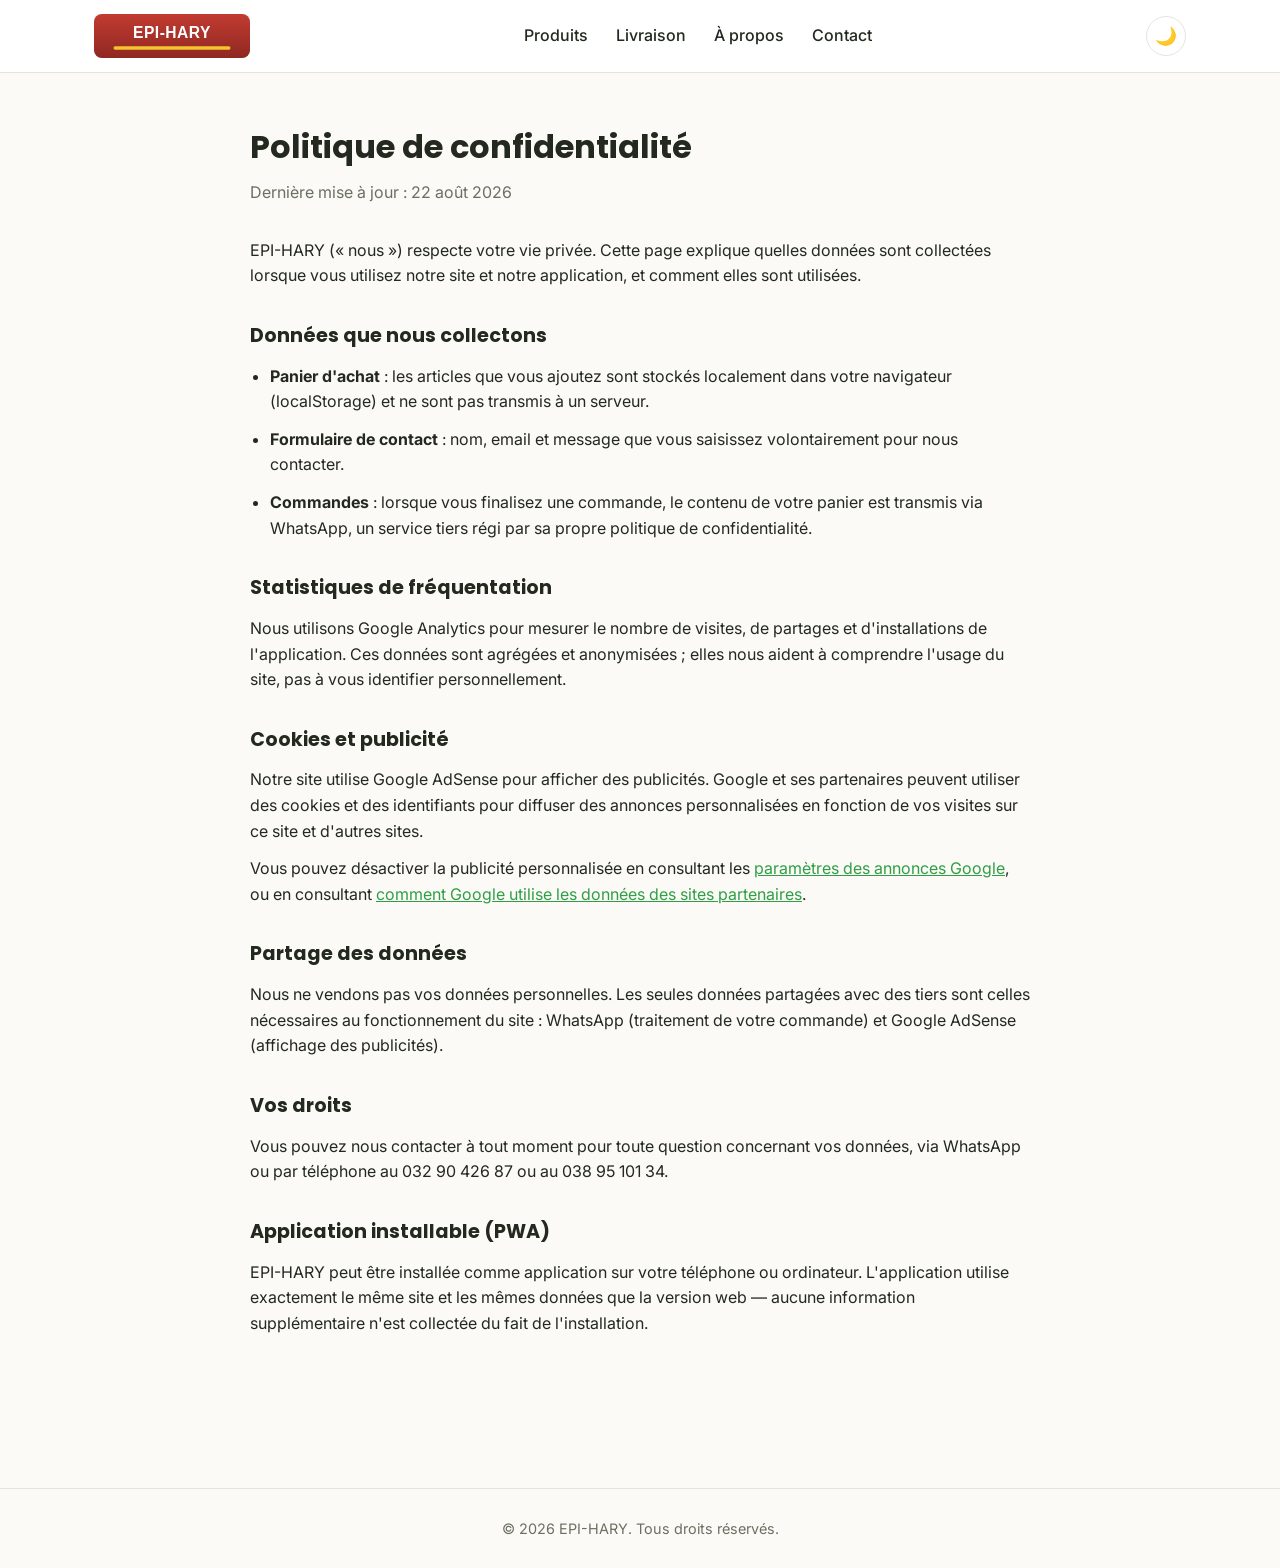
<file: privacy.html>
<!DOCTYPE html>
<html lang="fr">
<head>
<meta charset="UTF-8">
<meta name="viewport" content="width=device-width, initial-scale=1.0">
<title>Politique de confidentialité — EPI-HARY</title>
<meta name="description" content="Politique de confidentialité d'EPI-HARY : données collectées, cookies publicitaires, et vos droits.">
<!-- Google tag (gtag.js) -->
<script async src="https://www.googletagmanager.com/gtag/js?id=G-PNEV04QY7S"></script>
<script>
  window.dataLayer = window.dataLayer || [];
  function gtag(){dataLayer.push(arguments);}
  gtag('js', new Date());
  gtag('config', 'G-PNEV04QY7S');
</script>
<link rel="icon" type="image/svg+xml" href="images/logo-mark.svg">
<link rel="manifest" href="manifest.webmanifest">
<link rel="apple-touch-icon" href="images/apple-touch-icon.png">
<meta name="theme-color" content="#2f9e44">
<script>
  if (localStorage.getItem("epifrais_theme") === "dark") {
    document.documentElement.setAttribute("data-theme", "dark");
  }
</script>
<link rel="preconnect" href="https://fonts.googleapis.com">
<link rel="preconnect" href="https://fonts.gstatic.com" crossorigin>
<link href="https://fonts.googleapis.com/css2?family=Poppins:wght@600;700;800&family=Inter:wght@400;500;600&display=swap" rel="stylesheet">
<link rel="stylesheet" href="css/style.css">
<style>
  .legal-page { padding: 48px 0 80px; max-width: 780px; }
  .legal-page h1 { margin-bottom: 8px; }
  .legal-page .legal-updated { color: var(--text-muted); margin-bottom: 32px; }
  .legal-page h2 { margin: 32px 0 12px; font-size: 1.2rem; }
  .legal-page p, .legal-page li { color: var(--text); margin-bottom: 12px; }
  .legal-page ul { padding-left: 20px; margin-bottom: 12px; }
  .legal-page a { color: var(--green); text-decoration: underline; }
</style>
</head>
<body>

<header class="site-header">
  <div class="container header-inner">
    <a href="index.html" class="logo"><img src="images/logo.svg" alt="EPI-HARY" class="logo-img"></a>
    <nav class="main-nav">
      <a href="index.html#produits">Produits</a>
      <a href="index.html#livraison-paiement">Livraison</a>
      <a href="index.html#a-propos">À propos</a>
      <a href="index.html#contact">Contact</a>
    </nav>
    <div class="header-actions">
      <button class="theme-toggle" id="themeToggle" aria-label="Basculer le mode nuit">🌙</button>
    </div>
  </div>
</header>

<main class="container legal-page">
  <h1>Politique de confidentialité</h1>
  <p class="legal-updated">Dernière mise à jour : 22 août 2026</p>

  <p>EPI-HARY (« nous ») respecte votre vie privée. Cette page explique quelles données sont collectées lorsque vous utilisez notre site et notre application, et comment elles sont utilisées.</p>

  <h2>Données que nous collectons</h2>
  <ul>
    <li><strong>Panier d'achat</strong> : les articles que vous ajoutez sont stockés localement dans votre navigateur (localStorage) et ne sont pas transmis à un serveur.</li>
    <li><strong>Formulaire de contact</strong> : nom, email et message que vous saisissez volontairement pour nous contacter.</li>
    <li><strong>Commandes</strong> : lorsque vous finalisez une commande, le contenu de votre panier est transmis via WhatsApp, un service tiers régi par sa propre politique de confidentialité.</li>
  </ul>

  <h2>Statistiques de fréquentation</h2>
  <p>Nous utilisons Google Analytics pour mesurer le nombre de visites, de partages et d'installations de l'application. Ces données sont agrégées et anonymisées ; elles nous aident à comprendre l'usage du site, pas à vous identifier personnellement.</p>

  <h2>Cookies et publicité</h2>
  <p>Notre site utilise Google AdSense pour afficher des publicités. Google et ses partenaires peuvent utiliser des cookies et des identifiants pour diffuser des annonces personnalisées en fonction de vos visites sur ce site et d'autres sites.</p>
  <p>Vous pouvez désactiver la publicité personnalisée en consultant les <a href="https://adssettings.google.com/" target="_blank" rel="noopener">paramètres des annonces Google</a>, ou en consultant <a href="https://policies.google.com/technologies/partner-sites" target="_blank" rel="noopener">comment Google utilise les données des sites partenaires</a>.</p>

  <h2>Partage des données</h2>
  <p>Nous ne vendons pas vos données personnelles. Les seules données partagées avec des tiers sont celles nécessaires au fonctionnement du site : WhatsApp (traitement de votre commande) et Google AdSense (affichage des publicités).</p>

  <h2>Vos droits</h2>
  <p>Vous pouvez nous contacter à tout moment pour toute question concernant vos données, via WhatsApp ou par téléphone au 032 90 426 87 ou au 038 95 101 34.</p>

  <h2>Application installable (PWA)</h2>
  <p>EPI-HARY peut être installée comme application sur votre téléphone ou ordinateur. L'application utilise exactement le même site et les mêmes données que la version web — aucune information supplémentaire n'est collectée du fait de l'installation.</p>
</main>

<footer class="site-footer">
  <div class="container">
    <p>© 2026 EPI-HARY. Tous droits réservés.</p>
  </div>
</footer>

<script>
  const themeToggle = document.getElementById("themeToggle");
  if (themeToggle) {
    themeToggle.addEventListener("click", () => {
      const isDark = document.documentElement.getAttribute("data-theme") === "dark";
      if (isDark) {
        document.documentElement.removeAttribute("data-theme");
        localStorage.setItem("epifrais_theme", "light");
      } else {
        document.documentElement.setAttribute("data-theme", "dark");
        localStorage.setItem("epifrais_theme", "dark");
      }
    });
  }
</script>
<script src="js/pwa.js"></script>
</body>
</html>
</file>
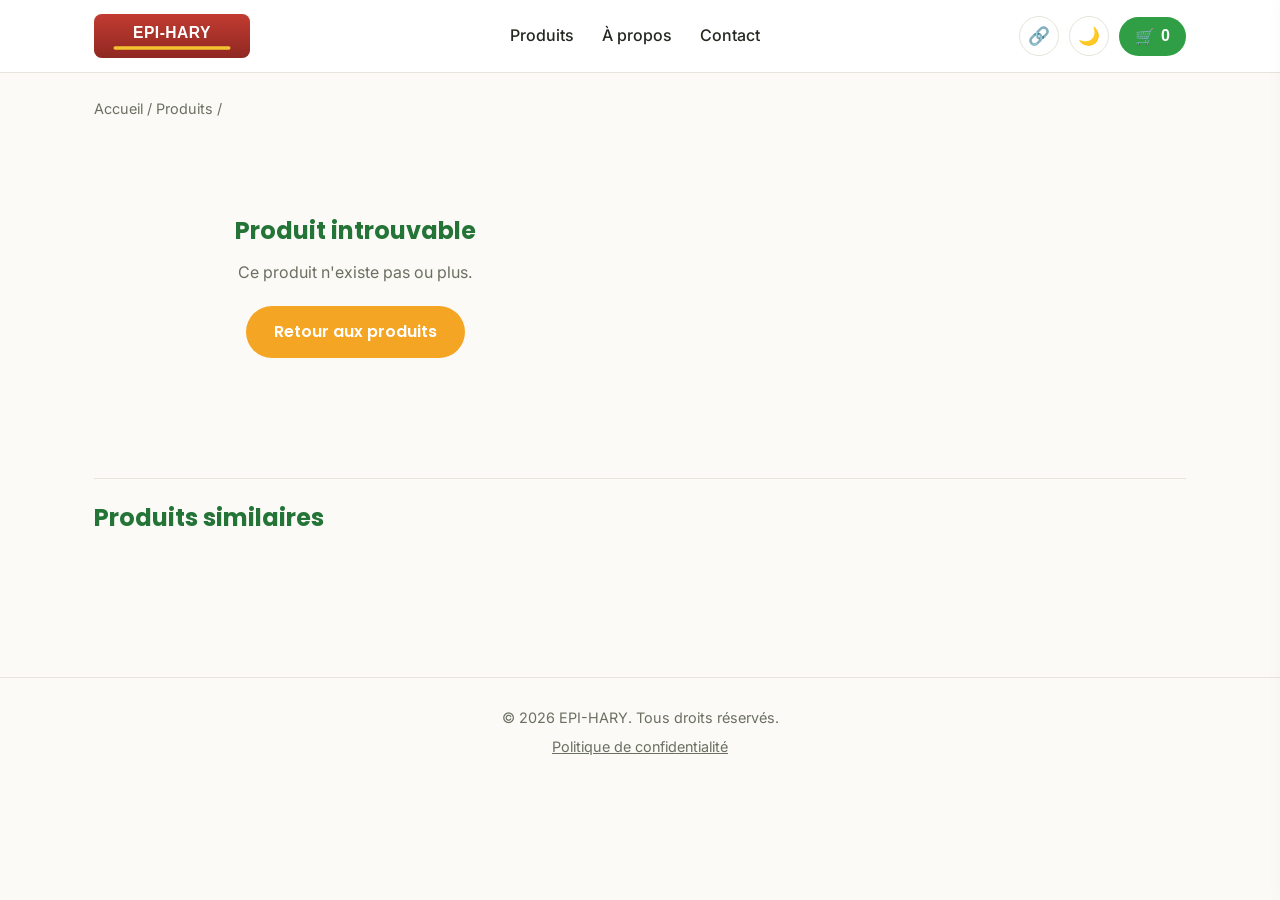
<file: product.html>
<!DOCTYPE html>
<html lang="fr">
<head>
<meta charset="UTF-8">
<meta name="viewport" content="width=device-width, initial-scale=1.0">
<title id="pageTitle">Produit — EPI-HARY</title>
<meta name="description" content="Découvrez ce produit EPI-HARY : fraîcheur, prix en Ariary, commande simple via WhatsApp.">
<!-- Google tag (gtag.js) -->
<script async src="https://www.googletagmanager.com/gtag/js?id=G-PNEV04QY7S"></script>
<script>
  window.dataLayer = window.dataLayer || [];
  function gtag(){dataLayer.push(arguments);}
  gtag('js', new Date());
  gtag('config', 'G-PNEV04QY7S');
</script>
<script async src="https://pagead2.googlesyndication.com/pagead/js/adsbygoogle.js?client=ca-pub-5409677638009070"
     crossorigin="anonymous"></script>
<link rel="icon" type="image/svg+xml" href="images/logo-mark.svg">
<link rel="manifest" href="manifest.webmanifest">
<link rel="apple-touch-icon" href="images/apple-touch-icon.png">
<meta name="theme-color" content="#2f9e44">
<meta name="mobile-web-app-capable" content="yes">
<meta name="apple-mobile-web-app-capable" content="yes">
<meta name="apple-mobile-web-app-title" content="EPI-HARY">
<script>
  if (localStorage.getItem("epifrais_theme") === "dark") {
    document.documentElement.setAttribute("data-theme", "dark");
  }
</script>

<!-- Aperçu de lien (WhatsApp, Facebook, etc.) -->
<meta property="og:type" content="website">
<meta property="og:site_name" content="EPI-HARY">
<meta property="og:title" content="EPI-HARY — Épicerie en ligne">
<meta property="og:description" content="Produits frais, commande simple via WhatsApp, livraison le jour même à Mahajanga.">
<meta property="og:url" content="https://francissrajaonarivo-pixel.github.io/epi-hary/product.html">
<meta property="og:image" content="https://francissrajaonarivo-pixel.github.io/epi-hary/images/og-banner.svg">
<meta name="twitter:card" content="summary_large_image">

<link rel="preconnect" href="https://fonts.googleapis.com">
<link rel="preconnect" href="https://fonts.gstatic.com" crossorigin>
<link href="https://fonts.googleapis.com/css2?family=Poppins:wght@600;700;800&family=Inter:wght@400;500;600&display=swap" rel="stylesheet">
<link rel="stylesheet" href="css/style.css">
</head>
<body>

<header class="site-header">
  <div class="container header-inner">
    <a href="index.html" class="logo"><img src="images/logo.svg" alt="EPI-HARY" class="logo-img"></a>
    <nav class="main-nav">
      <a href="index.html#produits">Produits</a>
      <a href="index.html#a-propos">À propos</a>
      <a href="index.html#contact">Contact</a>
    </nav>
    <div class="header-actions">
      <button class="install-btn" id="installBtn" hidden>📲 Installer l'app</button>
      <button class="share-btn" id="shareBtn" aria-label="Partager EPI-HARY">🔗</button>
      <button class="theme-toggle" id="themeToggle" aria-label="Basculer le mode nuit">🌙</button>
      <button class="cart-btn" id="cartBtn">
        🛒 <span id="cartCount">0</span>
      </button>
    </div>
  </div>
</header>

<main class="container">

  <nav class="breadcrumb" id="breadcrumb">
    <a href="index.html">Accueil</a> / <a href="index.html#produits">Produits</a> / <span id="breadcrumbName"></span>
  </nav>

  <section class="product-detail" id="productDetail">
    <!-- Généré par JavaScript -->
  </section>

  <section class="related-section">
    <h2>Produits similaires</h2>
    <div class="products-grid" id="relatedGrid">
      <!-- Généré par JavaScript -->
    </div>
  </section>

</main>

<footer class="site-footer">
  <div class="container footer-inner">
    <p>© 2026 EPI-HARY. Tous droits réservés.</p>
    <a href="privacy.html">Politique de confidentialité</a>
  </div>
</footer>

<!-- Panier (drawer) -->
<div class="cart-overlay" id="cartOverlay"></div>
<aside class="cart-drawer" id="cartDrawer">
  <div class="cart-drawer-header">
    <h3>Votre panier</h3>
    <button class="close-btn" id="closeCart">✕</button>
  </div>
  <div class="cart-items" id="cartItems">
    <p class="cart-empty">Votre panier est vide.</p>
  </div>
  <div class="cart-footer">
    <div class="cart-total">
      <span>Total</span>
      <span id="cartTotal">0 Ar</span>
    </div>
    <button class="btn btn-primary btn-full" id="checkoutBtn">Commander</button>
  </div>
</aside>

<!-- Confirmation de commande -->
<div class="modal-overlay" id="modalOverlay">
  <div class="modal">
    <h3>Commande envoyée ! 🎉</h3>
    <div id="modalBody"><p>Merci pour votre commande.</p></div>
    <button class="btn btn-primary" id="closeModal">Fermer</button>
  </div>
</div>

<!-- Partage -->
<div class="modal-overlay" id="shareModalOverlay">
  <div class="modal share-modal">
    <h3>Partager EPI-HARY</h3>
    <p>Copiez le lien ou envoyez-le directement :</p>
    <div class="share-link-row">
      <input type="text" id="shareLinkInput" readonly value="https://francissrajaonarivo-pixel.github.io/epi-hary/">
      <button class="btn btn-primary" id="copyLinkBtn">Copier</button>
    </div>
    <div class="share-options">
      <a class="share-option" id="shareWhatsapp" target="_blank" rel="noopener">
        <span class="share-option-icon">💬</span> WhatsApp
      </a>
      <a class="share-option" id="shareFacebook" target="_blank" rel="noopener">
        <span class="share-option-icon">📘</span> Facebook
      </a>
      <button class="share-option" id="shareMoreBtn" type="button" hidden>
        <span class="share-option-icon">📤</span> Plus d'options
      </button>
    </div>
    <p class="share-note">Bluetooth et Xender ne peuvent pas être lancés directement depuis un site web : sur téléphone, ouvrez « Plus d'options » puis choisissez Bluetooth ou Xender dans la liste de votre appareil.</p>
    <button class="btn" id="closeShareModal">Fermer</button>
  </div>
</div>

<script src="js/store.js"></script>
<script src="js/product.js"></script>
<script src="js/pwa.js"></script>
<script src="js/share.js"></script>
</body>
</html>
</file>
<file: css/style.css>
:root {
  --green: #2f9e44;
  --green-dark: #237436;
  --orange: #f5a524;
  --bg: #fbfaf7;
  --card-bg: #ffffff;
  --text: #23291f;
  --text-muted: #6b7061;
  --border: #e7e4dc;
  --soft-bg: #f3f7ef;
  --soft-hover: #eaf6ec;
  --radius: 14px;
  --shadow: 0 4px 16px rgba(30, 30, 20, 0.06);
}

:root[data-theme="dark"] {
  --green: #3fae53;
  --green-dark: #6fd684;
  --orange: #ffb84d;
  --bg: #14170f;
  --card-bg: #1e2318;
  --text: #eef1e9;
  --text-muted: #9aa38d;
  --border: #2e3527;
  --soft-bg: #232a1c;
  --soft-hover: #2a3322;
  --shadow: 0 4px 16px rgba(0, 0, 0, 0.45);
}

* { box-sizing: border-box; margin: 0; padding: 0; }

body {
  font-family: "Inter", "Segoe UI", system-ui, -apple-system, sans-serif;
  background: var(--bg);
  color: var(--text);
  line-height: 1.6;
  transition: background-color 0.2s ease, color 0.2s ease;
}

h1, h2, h3, .logo, .btn {
  font-family: "Poppins", "Segoe UI", system-ui, -apple-system, sans-serif;
}

.container {
  max-width: 1140px;
  margin: 0 auto;
  padding: 0 24px;
}

a { text-decoration: none; color: inherit; }

/* Header */
.site-header {
  position: sticky;
  top: 0;
  z-index: 40;
  background: var(--card-bg);
  border-bottom: 1px solid var(--border);
}

.header-inner {
  display: flex;
  align-items: center;
  justify-content: space-between;
  height: 72px;
}

.logo {
  display: flex;
  align-items: center;
}

.logo-img {
  height: 44px;
  display: block;
}

.main-nav {
  display: flex;
  gap: 28px;
}

.main-nav a {
  font-weight: 500;
  color: var(--text);
  transition: color 0.15s;
}

.main-nav a:hover { color: var(--green); }

.cart-btn {
  display: flex;
  align-items: center;
  gap: 6px;
  background: var(--green);
  color: white;
  border: none;
  padding: 10px 16px;
  border-radius: 999px;
  font-size: 1rem;
  font-weight: 600;
  cursor: pointer;
  transition: background 0.15s;
}

.cart-btn:hover { background: var(--green-dark); }

.header-actions {
  display: flex;
  align-items: center;
  gap: 10px;
}

.theme-toggle {
  width: 40px;
  height: 40px;
  border-radius: 50%;
  border: 1px solid var(--border);
  background: var(--card-bg);
  color: var(--text);
  font-size: 1.1rem;
  cursor: pointer;
  display: flex;
  align-items: center;
  justify-content: center;
  transition: background 0.15s;
}

.theme-toggle:hover { background: var(--soft-bg); }

.share-btn {
  width: 40px;
  height: 40px;
  border-radius: 50%;
  border: 1px solid var(--border);
  background: var(--card-bg);
  color: var(--text);
  font-size: 1.1rem;
  cursor: pointer;
  display: flex;
  align-items: center;
  justify-content: center;
  transition: background 0.15s;
}

.share-btn:hover { background: var(--soft-bg); }

.install-btn {
  display: flex;
  align-items: center;
  gap: 6px;
  background: transparent;
  color: var(--green);
  border: 1px solid var(--green);
  padding: 9px 14px;
  border-radius: 999px;
  font-size: 0.9rem;
  font-weight: 600;
  cursor: pointer;
  transition: background 0.15s, color 0.15s;
}

.install-btn:hover { background: var(--soft-bg); }

.install-btn[hidden] { display: none; }

@media (max-width: 640px) {
  .install-btn span,
  .install-btn { font-size: 0.85rem; padding: 8px 10px; }
}

/* Hero */
.hero {
  position: relative;
  overflow: hidden;
  background-color: #14150f;
  min-height: 640px;
  display: flex;
  align-items: center;
  justify-content: center;
  padding: 40px 0;
  text-align: center;
}

/* Fond flouté agrandi : comble les bandes vides sur les côtés */
.hero::before {
  content: "";
  position: absolute;
  inset: 0;
  background-image: url("../images/hero-boutique.jpg");
  background-position: center;
  background-size: cover;
  filter: blur(22px) brightness(0.8);
  transform: scale(1.2);
  z-index: 0;
}

/* Photo nette, entière, jamais rognée */
.hero::after {
  content: "";
  position: absolute;
  inset: 0;
  background-image:
    linear-gradient(180deg, rgba(20, 20, 15, 0.15) 0%, rgba(20, 20, 15, 0.78) 100%),
    url("../images/hero-boutique.jpg");
  background-repeat: no-repeat;
  background-position: center;
  background-size: contain;
  z-index: 1;
}

.hero-inner {
  position: relative;
  z-index: 2;
}

@media (max-width: 640px) {
  .hero { min-height: 440px; }
}

.hero-badge {
  display: inline-block;
  background: var(--card-bg);
  border: 1px solid var(--border);
  color: var(--green-dark);
  font-weight: 600;
  font-size: 0.85rem;
  padding: 7px 16px;
  border-radius: 999px;
  margin-bottom: 20px;
  box-shadow: var(--shadow);
}

.hero h1 {
  font-size: 2.6rem;
  max-width: 700px;
  margin: 0 auto 16px;
  color: #ffffff;
  letter-spacing: -0.01em;
  text-shadow: 0 2px 10px rgba(0, 0, 0, 0.5);
}

.hero p {
  max-width: 560px;
  margin: 0 auto 28px;
  color: rgba(255, 255, 255, 0.92);
  font-size: 1.05rem;
  text-shadow: 0 1px 6px rgba(0, 0, 0, 0.45);
}

.btn {
  display: inline-block;
  padding: 13px 28px;
  border-radius: 999px;
  font-weight: 600;
  font-size: 1rem;
  border: none;
  cursor: pointer;
  transition: transform 0.1s, background 0.15s;
}

.btn:active { transform: scale(0.97); }

.btn-primary {
  background: var(--orange);
  color: white;
}

.btn-primary:hover { background: #e0940f; }

.btn-full { width: 100%; }

/* Bandeau offre de lancement */
.promo-banner {
  background: var(--orange);
  color: white;
  text-align: center;
  font-weight: 600;
  font-size: 0.95rem;
  padding: 12px 20px;
}

/* Trust / réassurance */
.trust-section {
  display: grid;
  grid-template-columns: repeat(auto-fit, minmax(190px, 1fr));
  gap: 20px;
  padding: 48px 0 8px;
}

.trust-item {
  text-align: center;
  padding: 24px 16px;
  background: var(--card-bg);
  border: 1px solid var(--border);
  border-radius: var(--radius);
}

.trust-icon {
  font-size: 1.8rem;
  display: inline-block;
  margin-bottom: 10px;
}

.trust-item h3 {
  font-size: 1rem;
  margin-bottom: 6px;
}

.trust-item p {
  font-size: 0.85rem;
  color: var(--text-muted);
}

@media (max-width: 780px) {
  .trust-section { grid-template-columns: repeat(2, 1fr); }
}

@media (max-width: 480px) {
  .trust-section { grid-template-columns: 1fr; }
}

/* Products */
.products-section {
  padding: 64px 0 40px;
}

.products-empty {
  grid-column: 1 / -1;
  text-align: center;
  padding: 60px 20px;
  background: var(--card-bg);
  border: 1px dashed var(--border);
  border-radius: var(--radius);
}

.products-empty-icon {
  font-size: 2.6rem;
  margin-bottom: 14px;
}

.products-empty h3 {
  color: var(--green-dark);
  margin-bottom: 8px;
}

.products-empty p {
  color: var(--text-muted);
  max-width: 420px;
  margin: 0 auto;
}

.products-section h2,
.about-section h2,
.contact-section h2 {
  font-size: 1.8rem;
  margin-bottom: 24px;
  color: var(--green-dark);
}

.category-filters {
  display: flex;
  flex-wrap: wrap;
  gap: 10px;
  margin-bottom: 32px;
}

.filter-btn {
  padding: 8px 18px;
  border-radius: 999px;
  border: 1px solid var(--border);
  background: var(--card-bg);
  color: var(--text-muted);
  font-weight: 500;
  cursor: pointer;
  transition: all 0.15s;
}

.filter-btn:hover { border-color: var(--green); color: var(--green-dark); }

.filter-btn.active {
  background: var(--green);
  border-color: var(--green);
  color: white;
}

.products-grid {
  display: grid;
  grid-template-columns: repeat(auto-fill, minmax(230px, 1fr));
  gap: 20px;
}

.product-card {
  background: var(--card-bg);
  border: 1px solid var(--border);
  border-radius: var(--radius);
  padding: 20px;
  box-shadow: var(--shadow);
  display: flex;
  flex-direction: column;
  gap: 10px;
  transition: transform 0.15s;
}

.product-card:hover { transform: translateY(-3px); }

.product-link {
  display: flex;
  flex-direction: column;
  gap: 10px;
  color: inherit;
}

.product-emoji {
  font-size: 2.6rem;
  text-align: center;
  background: var(--soft-bg);
  border-radius: 10px;
  padding: 18px 0;
}

.product-name {
  font-weight: 600;
  font-size: 1.05rem;
}

.product-desc {
  color: var(--text-muted);
  font-size: 0.88rem;
  flex-grow: 1;
}

.product-footer {
  display: flex;
  align-items: center;
  justify-content: space-between;
  margin-top: 6px;
}

.product-price {
  font-weight: 700;
  color: var(--green-dark);
  font-size: 1.05rem;
}

.add-btn {
  background: var(--green);
  color: white;
  border: none;
  border-radius: 8px;
  padding: 8px 14px;
  font-weight: 600;
  cursor: pointer;
  transition: background 0.15s;
}

.add-btn:hover { background: var(--green-dark); }

/* About / Contact */
.about-section, .contact-section {
  padding: 40px 0;
}

.about-section p {
  color: var(--text-muted);
  max-width: 720px;
}

.delivery-payment-section {
  padding: 40px 0;
}

.dp-grid {
  display: grid;
  grid-template-columns: 1fr 1fr;
  gap: 20px;
}

.dp-card {
  background: var(--card-bg);
  border: 1px solid var(--border);
  border-radius: var(--radius);
  padding: 24px;
  box-shadow: var(--shadow);
}

.dp-card h3 {
  margin-bottom: 12px;
  font-size: 1.05rem;
}

.dp-highlight {
  font-weight: 700;
  color: var(--green-dark);
  margin-bottom: 6px;
}

.dp-card p {
  color: var(--text-muted);
  font-size: 0.92rem;
}

.payment-list {
  list-style: none;
  margin: 4px 0 12px;
  display: flex;
  flex-direction: column;
  gap: 8px;
}

.payment-list li {
  font-size: 0.92rem;
  color: var(--text);
  background: var(--soft-bg);
  border-radius: 8px;
  padding: 8px 12px;
}

@media (max-width: 640px) {
  .dp-grid { grid-template-columns: 1fr; }
}

.contact-layout {
  display: grid;
  grid-template-columns: 1fr 1fr;
  gap: 32px;
  align-items: start;
}

.contact-phone {
  font-weight: 600;
  font-size: 1.05rem;
  margin-bottom: 10px;
}

.contact-phone a {
  color: var(--green-dark);
}

.contact-phone a:hover {
  text-decoration: underline;
}

.contact-form {
  display: flex;
  flex-direction: column;
  gap: 14px;
  max-width: 480px;
  margin-top: 18px;
}

.contact-map {
  position: relative;
  border-radius: var(--radius);
  overflow: hidden;
  box-shadow: var(--shadow);
  border: 1px solid var(--border);
  perspective: 1200px;
}

.map-zoom-control {
  position: absolute;
  top: 12px;
  right: 12px;
  z-index: 5;
  display: flex;
  flex-direction: column;
  border-radius: 8px;
  overflow: hidden;
  box-shadow: 0 2px 8px rgba(0, 0, 0, 0.25);
}

.map-zoom-control button {
  width: 34px;
  height: 34px;
  border: none;
  background: var(--card-bg);
  color: var(--green-dark);
  font-size: 1.2rem;
  font-weight: 700;
  cursor: pointer;
  border-bottom: 1px solid var(--border);
}

.map-zoom-control button:last-child {
  border-bottom: none;
}

.map-zoom-control button:hover {
  background: var(--soft-hover);
}

.contact-map.is-tilted .map-zoom-control {
  display: none;
}

.wide-marker {
  position: absolute;
  left: 47.7%;
  top: 27.6%;
  transform: translate(-50%, -100%);
  z-index: 4;
  display: flex;
  flex-direction: column;
  align-items: center;
  font-size: 1.7rem;
  filter: drop-shadow(0 2px 3px rgba(0, 0, 0, 0.45));
  pointer-events: none;
  transition: opacity 0.4s ease;
}

.wide-marker span {
  margin-top: -4px;
  font-size: 0.72rem;
  font-weight: 700;
  color: white;
  background: rgba(35, 116, 54, 0.9);
  padding: 2px 7px;
  border-radius: 999px;
  white-space: nowrap;
}

.contact-map.is-tilted .wide-marker {
  display: none;
}

.contact-map iframe {
  display: block;
  transition: opacity 0.5s ease-in-out, transform 0.7s ease;
  transform-origin: center 75%;
}

.contact-map iframe.tilt-3d {
  transform: rotateX(50deg) scale(1.25);
  box-shadow: 0 30px 40px -20px rgba(0, 0, 0, 0.4);
  pointer-events: none;
}

.map-actions {
  display: grid;
  grid-template-columns: repeat(3, 1fr);
  gap: 10px;
  margin-top: 12px;
}

.map-actions .map-directions-link {
  margin-top: 0;
  width: 100%;
  font-family: inherit;
  cursor: pointer;
}

.map-actions .map-directions-link.active {
  background: var(--green);
  border-color: var(--green);
  color: white;
}

@media (max-width: 640px) {
  .map-actions { grid-template-columns: 1fr; }
}

.map-directions-link {
  display: flex;
  align-items: center;
  justify-content: center;
  gap: 6px;
  margin-top: 12px;
  padding: 12px;
  background: var(--card-bg);
  border: 1px solid var(--border);
  border-radius: 10px;
  color: var(--green-dark);
  font-weight: 600;
  font-size: 0.92rem;
  transition: background 0.15s, border-color 0.15s;
}

.map-directions-link:hover {
  background: var(--soft-hover);
  border-color: var(--green);
}

@media (max-width: 780px) {
  .contact-layout {
    grid-template-columns: 1fr;
  }
}

.contact-form input,
.contact-form textarea {
  padding: 12px 14px;
  border-radius: 10px;
  border: 1px solid var(--border);
  font-family: inherit;
  font-size: 0.95rem;
  resize: vertical;
}

.contact-form input:focus,
.contact-form textarea:focus {
  outline: none;
  border-color: var(--green);
}

/* Footer */
.site-footer {
  margin-top: 60px;
  padding: 28px 0;
  text-align: center;
  color: var(--text-muted);
  border-top: 1px solid var(--border);
  font-size: 0.9rem;
}

.footer-inner {
  display: flex;
  flex-direction: column;
  align-items: center;
  gap: 6px;
}

.footer-inner a {
  color: var(--text-muted);
  text-decoration: underline;
}

.footer-inner a:hover { color: var(--green); }

/* Cart drawer */
.cart-overlay {
  position: fixed;
  inset: 0;
  background: rgba(20, 20, 15, 0.4);
  opacity: 0;
  pointer-events: none;
  transition: opacity 0.2s;
  z-index: 50;
}

.cart-overlay.open {
  opacity: 1;
  pointer-events: auto;
}

.cart-drawer {
  position: fixed;
  top: 0;
  right: -400px;
  width: 380px;
  max-width: 90vw;
  height: 100%;
  background: var(--card-bg);
  box-shadow: -8px 0 24px rgba(0,0,0,0.1);
  z-index: 60;
  display: flex;
  flex-direction: column;
  transition: right 0.25s ease;
}

.cart-drawer.open { right: 0; }

.cart-drawer-header {
  display: flex;
  align-items: center;
  justify-content: space-between;
  padding: 20px;
  border-bottom: 1px solid var(--border);
}

.close-btn {
  background: none;
  border: none;
  font-size: 1.2rem;
  cursor: pointer;
  color: var(--text-muted);
}

.cart-items {
  flex-grow: 1;
  overflow-y: auto;
  padding: 16px 20px;
  display: flex;
  flex-direction: column;
  gap: 14px;
}

.cart-empty {
  color: var(--text-muted);
  text-align: center;
  margin-top: 40px;
}

.cart-item {
  display: flex;
  align-items: center;
  gap: 12px;
}

.cart-item-emoji {
  font-size: 1.6rem;
  background: var(--soft-bg);
  border-radius: 8px;
  padding: 8px;
}

.cart-item-info { flex-grow: 1; }

.cart-item-name { font-weight: 600; font-size: 0.92rem; }
.cart-item-price { color: var(--text-muted); font-size: 0.85rem; }

.qty-controls {
  display: flex;
  align-items: center;
  gap: 8px;
}

.qty-controls button {
  width: 26px;
  height: 26px;
  border-radius: 50%;
  border: 1px solid var(--border);
  background: var(--card-bg);
  cursor: pointer;
  font-weight: 700;
  color: var(--green-dark);
}

.remove-btn {
  background: none;
  border: none;
  color: #c92a2a;
  cursor: pointer;
  font-size: 0.85rem;
  margin-left: 6px;
}

.cart-footer {
  padding: 20px;
  border-top: 1px solid var(--border);
}

.cart-total {
  display: flex;
  justify-content: space-between;
  font-weight: 700;
  font-size: 1.1rem;
  margin-bottom: 14px;
}

/* Modal */
.modal-overlay {
  position: fixed;
  inset: 0;
  background: rgba(20, 20, 15, 0.5);
  display: none;
  align-items: center;
  justify-content: center;
  z-index: 70;
}

.modal-overlay.open { display: flex; }

.modal {
  background: var(--card-bg);
  border-radius: var(--radius);
  padding: 32px;
  max-width: 380px;
  text-align: center;
  box-shadow: var(--shadow);
}

.modal h3 { margin-bottom: 12px; color: var(--green-dark); }
.modal p { color: var(--text-muted); margin-bottom: 14px; }
.modal .payment-list { text-align: left; margin-bottom: 14px; }

.share-modal { max-width: 420px; }

.share-link-row {
  display: flex;
  gap: 8px;
  margin-bottom: 18px;
}

.share-link-row input {
  flex: 1;
  min-width: 0;
  padding: 10px 12px;
  border-radius: 10px;
  border: 1px solid var(--border);
  background: var(--soft-bg);
  color: var(--text);
  font-size: 0.85rem;
}

.share-link-row .btn { padding: 10px 18px; white-space: nowrap; }

.share-options {
  display: flex;
  flex-direction: column;
  gap: 8px;
  margin-bottom: 14px;
}

.share-option {
  display: flex;
  align-items: center;
  gap: 10px;
  padding: 12px 14px;
  border-radius: 10px;
  border: 1px solid var(--border);
  background: var(--card-bg);
  color: var(--text);
  font-size: 0.95rem;
  font-weight: 500;
  cursor: pointer;
  text-align: left;
  transition: background 0.15s;
}

.share-option:hover { background: var(--soft-bg); }

.share-option-icon { font-size: 1.2rem; }

.share-note {
  font-size: 0.8rem;
  color: var(--text-muted);
  margin-bottom: 18px;
}

@media (max-width: 640px) {
  .main-nav { display: none; }
  .hero h1 { font-size: 1.9rem; }
}

/* Page détail produit */
.breadcrumb {
  padding: 24px 0 0;
  color: var(--text-muted);
  font-size: 0.9rem;
}

.breadcrumb a { color: var(--text-muted); }
.breadcrumb a:hover { color: var(--green-dark); }

.product-detail {
  display: grid;
  grid-template-columns: 1fr 1fr;
  gap: 48px;
  padding: 32px 0 60px;
  align-items: start;
}

.product-image {
  aspect-ratio: 1 / 1;
  display: flex;
  align-items: center;
  justify-content: center;
  font-size: 8rem;
  background: var(--soft-bg);
  border-radius: var(--radius);
  border: 1px solid var(--border);
}

.product-category-tag {
  display: inline-block;
  background: var(--soft-hover);
  color: var(--green-dark);
  font-size: 0.8rem;
  font-weight: 600;
  padding: 5px 12px;
  border-radius: 999px;
  margin-bottom: 12px;
}

.product-info h1 {
  font-size: 1.9rem;
  margin-bottom: 12px;
  color: var(--text);
}

.product-detail-price {
  font-size: 1.6rem;
  font-weight: 700;
  color: var(--green-dark);
  margin-bottom: 22px;
}

.qty-selector {
  display: flex;
  align-items: center;
  justify-content: space-between;
  max-width: 220px;
  margin-bottom: 20px;
  font-weight: 600;
}

.qty-selector .qty-controls {
  display: flex;
  align-items: center;
  gap: 14px;
}

.qty-selector .qty-controls button {
  width: 32px;
  height: 32px;
  border-radius: 50%;
  border: 1px solid var(--border);
  background: var(--card-bg);
  cursor: pointer;
  font-weight: 700;
  font-size: 1.1rem;
  color: var(--green-dark);
}

.qty-selector .qty-controls span {
  min-width: 16px;
  text-align: center;
}

.product-info .btn-full {
  max-width: 320px;
  margin-bottom: 32px;
}

.product-tabs {
  border-top: 1px solid var(--border);
  padding-top: 24px;
  max-width: 480px;
}

.product-tab-title {
  font-weight: 700;
  margin-bottom: 10px;
  color: var(--green-dark);
}

.product-tab-content {
  color: var(--text-muted);
  line-height: 1.6;
}

.related-section {
  padding: 20px 0 60px;
  border-top: 1px solid var(--border);
}

.related-section h2 {
  font-size: 1.5rem;
  margin-bottom: 20px;
  color: var(--green-dark);
}

.product-not-found {
  padding: 60px 0;
  text-align: center;
}

.product-not-found h2 { margin-bottom: 10px; color: var(--green-dark); }
.product-not-found p { color: var(--text-muted); margin-bottom: 20px; }

@media (max-width: 780px) {
  .product-detail {
    grid-template-columns: 1fr;
    gap: 28px;
  }
  .product-image { font-size: 6rem; }
}
</file>
